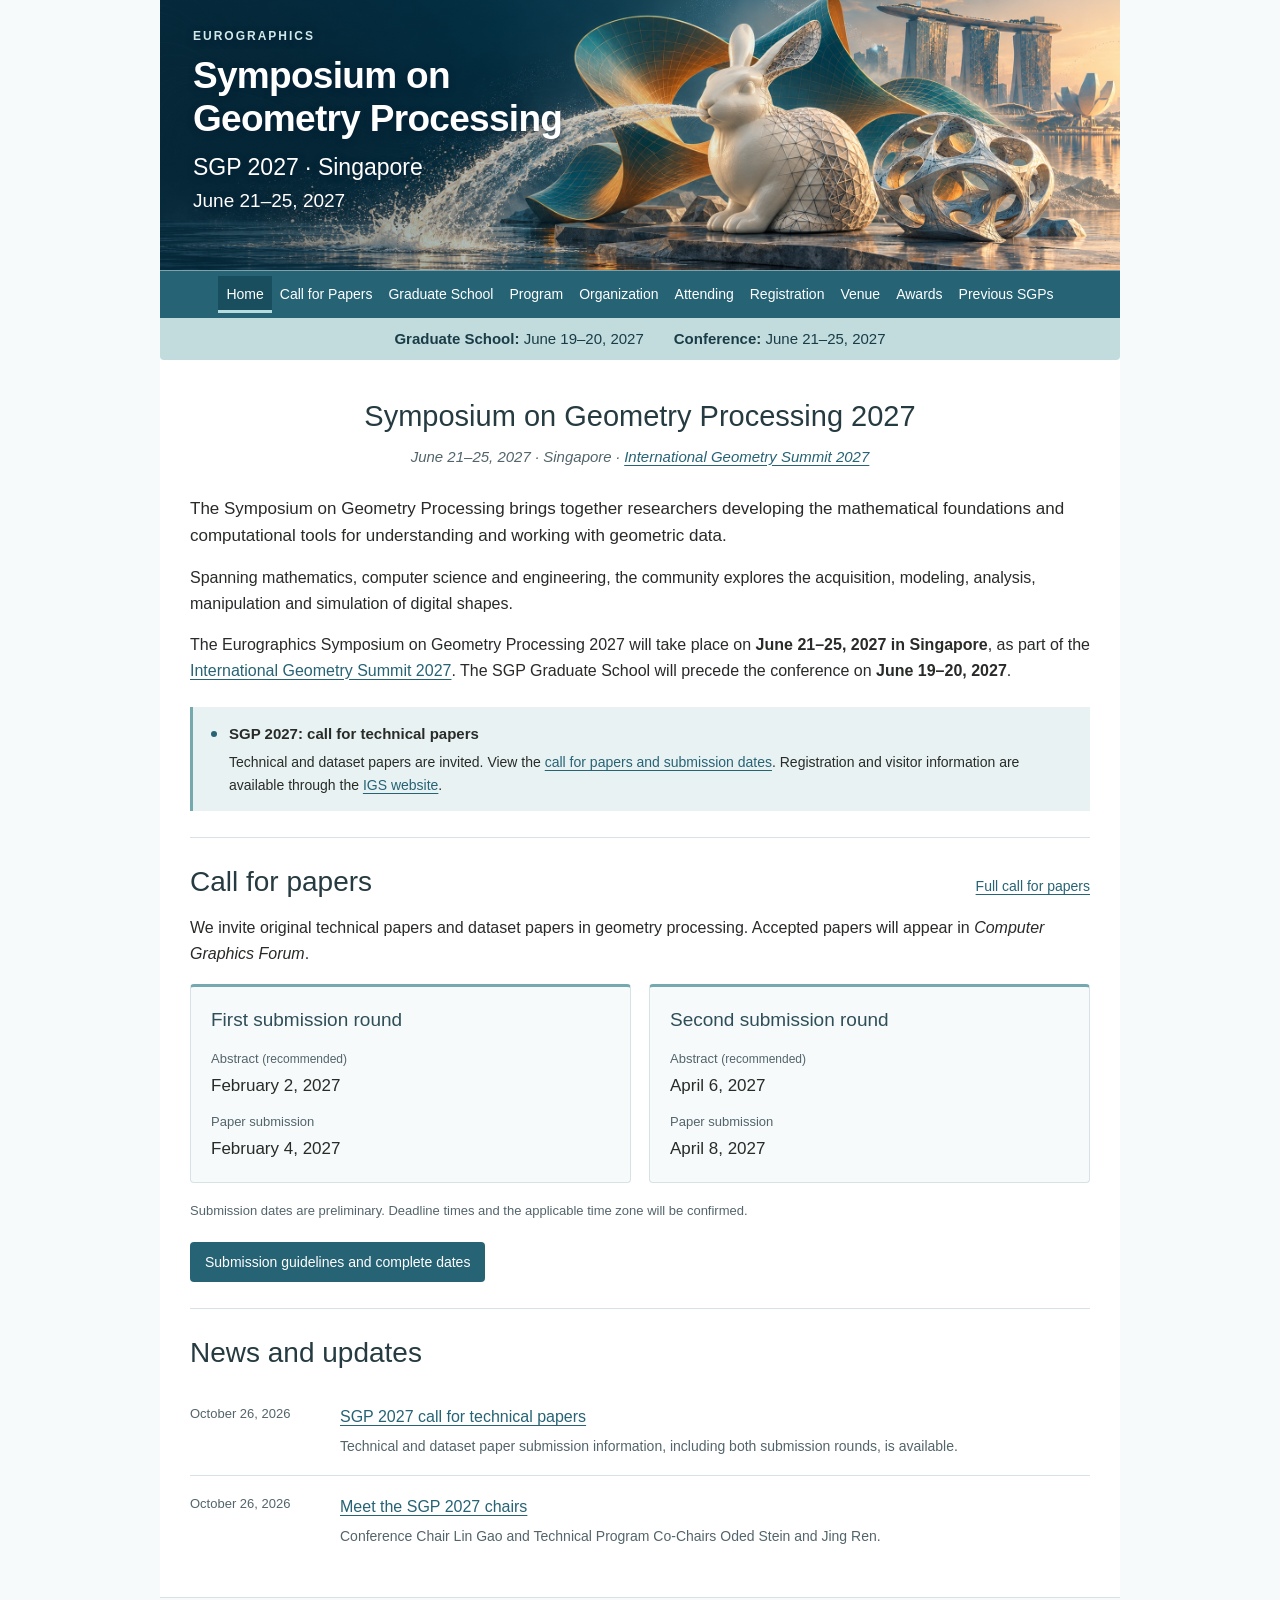
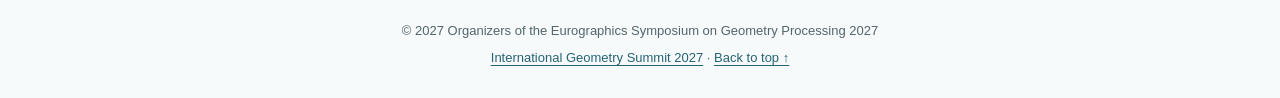
<file: index.html>
<!doctype html><html lang="en"><head><meta charset="utf-8"><meta name="viewport" content="width=device-width, initial-scale=1"><meta name="color-scheme" content="light"><meta name="description" content="SGP 2027 in Singapore, June 21–25, 2027. Graduate School June 19–20. Home."><title>Home · SGP 2027</title><link rel="stylesheet" href="styles.css"></head><body><a class="skip" href="#main">Skip to content</a><div class="conference-shell page-width" id="home"><header><div class="hero">
      <img class="hero-image" src="sgp2027-bunny-fountain-v4.png" alt="Geometry processing artwork with a triangulated bunny, curved mesh surfaces and Singapore landmarks.">
      <div class="hero-shade"></div>
      <div class="hero-content">
        <p class="hero-kicker">EUROGRAPHICS</p>
        <h1>Symposium on<br>Geometry Processing</h1>
        <p class="hero-year">SGP 2027 · Singapore</p>
        <p class="hero-date"><time datetime="2027-06-21">June 21</time>–<time datetime="2027-06-25">25, 2027</time></p>
      </div>
    </div><nav class="primary-nav" aria-label="Main navigation"><a href="index.html" aria-current="page">Home</a><a href="call-for-papers.html">Call for Papers</a><a href="graduate-school.html">Graduate School</a><a href="program.html">Program</a><a href="organization.html">Organization</a><a href="attending.html">Attending</a><a href="https://igs2027singapore.github.io/">Registration</a><a href="https://igs2027singapore.github.io/">Venue</a><a href="awards.html">Awards</a><a href="past.html">Previous SGPs</a></nav><div class="event-strip"><span><strong>Graduate School:</strong> <time datetime="2027-06-19">June 19</time>–<time datetime="2027-06-20">20, 2027</time></span><span><strong>Conference:</strong> June 21–25, 2027</span></div></header><div class="content-layout"><main id="main"><section id="about" class="welcome">
          <h2>Symposium on Geometry Processing 2027</h2>
          <p class="venue-line">June 21–25, 2027 · Singapore · <a href="https://igs2027singapore.github.io/">International Geometry Summit 2027</a></p>
          <p class="lead">The Symposium on Geometry Processing brings together researchers developing the mathematical foundations and computational tools for understanding and working with geometric data.</p>
          <p>Spanning mathematics, computer science and engineering, the community explores the acquisition, modeling, analysis, manipulation and simulation of digital shapes.</p>
          <p>The Eurographics Symposium on Geometry Processing 2027 will take place on <strong>June 21–25, 2027 in Singapore</strong>, as part of the <a href="https://igs2027singapore.github.io/">International Geometry Summit 2027</a>. The SGP Graduate School will precede the conference on <strong>June 19–20, 2027</strong>.</p>
          <div class="announcement"><span class="announcement-dot" aria-hidden="true"></span><div><strong>SGP 2027: call for technical papers</strong><p>Technical and dataset papers are invited. View the <a href="call-for-papers.html#submit">call for papers and submission dates</a>. Registration and visitor information are available through the <a href="https://igs2027singapore.github.io/">IGS website</a>.</p></div></div>
        </section><section id="call-overview"><div class="section-heading"><h2>Call for papers</h2><a class="section-more" href="call-for-papers.html">Full call for papers</a></div><p>We invite original technical papers and dataset papers in geometry processing. Accepted papers will appear in <em>Computer Graphics Forum</em>.</p><div class="round-grid"><article class="round-card"><h3>First submission round</h3><dl><div><dt>Abstract <small>(recommended)</small></dt><dd><time datetime="2027-02-02">February 2, 2027</time></dd></div><div><dt>Paper submission</dt><dd><time datetime="2027-02-04">February 4, 2027</time></dd></div></dl></article><article class="round-card"><h3>Second submission round</h3><dl><div><dt>Abstract <small>(recommended)</small></dt><dd><time datetime="2027-04-06">April 6, 2027</time></dd></div><div><dt>Paper submission</dt><dd><time datetime="2027-04-08">April 8, 2027</time></dd></div></dl></article></div><p class="footnote">Submission dates are preliminary. Deadline times and the applicable time zone will be confirmed.</p><a class="action-link" href="call-for-papers.html#submit">Submission guidelines and complete dates</a></section><section id="news"><div class="section-heading"><h2>News and updates</h2></div><ul class="news-list"><li><time datetime="2026-10-26">October 26, 2026</time><div><a href="call-for-papers.html"><strong>SGP 2027 call for technical papers</strong></a><p>Technical and dataset paper submission information, including both submission rounds, is available.</p></div></li><li><time datetime="2026-10-26">October 26, 2026</time><div><a href="organization.html"><strong>Meet the SGP 2027 chairs</strong></a><p>Conference Chair Lin Gao and Technical Program Co-Chairs Oded Stein and Jing Ren.</p></div></li></ul></section></main></div><footer><p>© 2027 Organizers of the Eurographics Symposium on Geometry Processing 2027</p><p><a href="https://igs2027singapore.github.io/">International Geometry Summit 2027</a> · <a href="#home">Back to top ↑</a></p></footer></div></body></html>
</file>
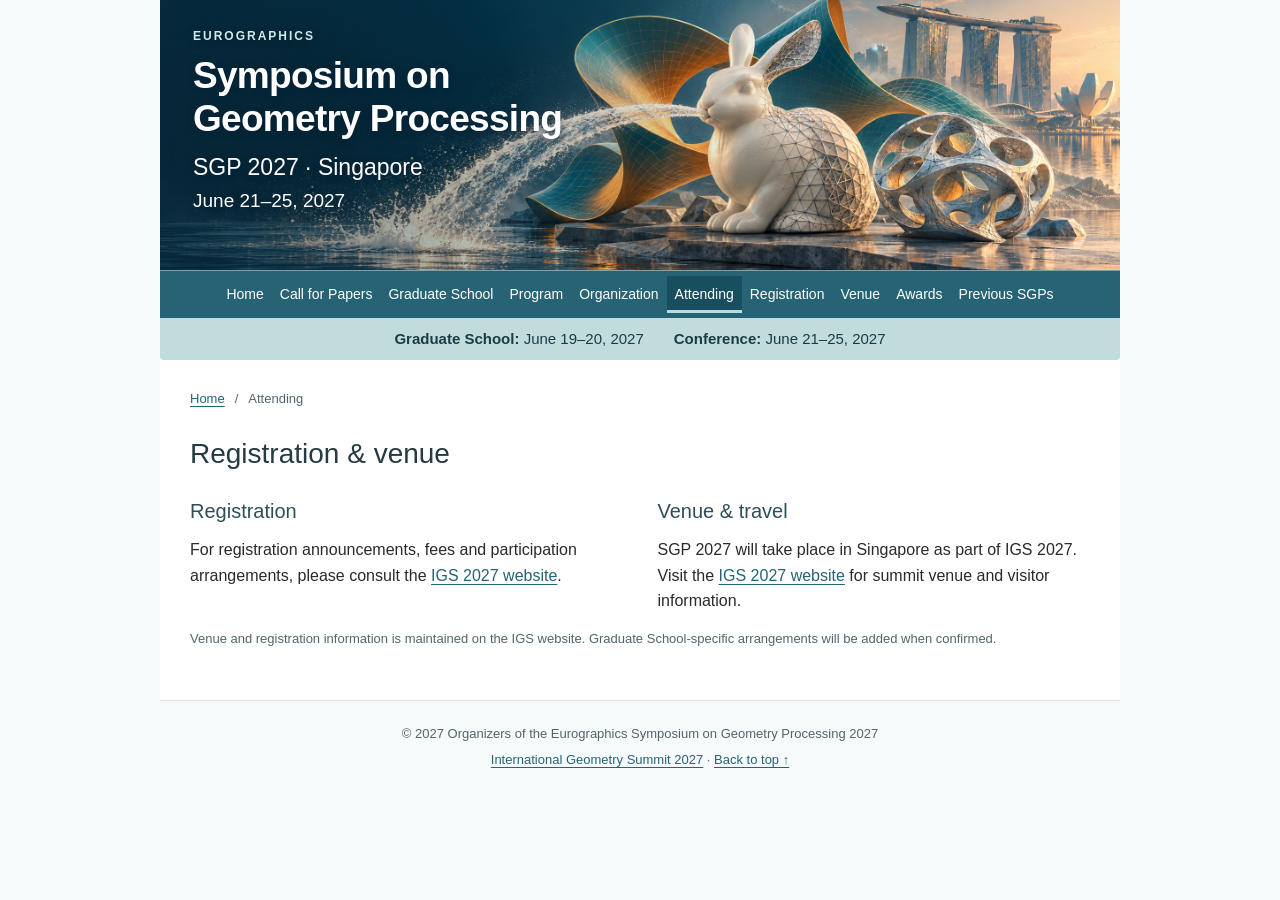
<file: attending.html>
<!doctype html><html lang="en"><head><meta charset="utf-8"><meta name="viewport" content="width=device-width, initial-scale=1"><meta name="color-scheme" content="light"><meta name="description" content="SGP 2027 in Singapore, June 21–25, 2027. Graduate School June 19–20. Attending."><title>Attending · SGP 2027</title><link rel="stylesheet" href="styles.css"></head><body><a class="skip" href="#main">Skip to content</a><div class="conference-shell page-width" id="home"><header><div class="hero">
      <img class="hero-image" src="sgp2027-bunny-fountain-v4.png" alt="Geometry processing artwork with a triangulated bunny, curved mesh surfaces and Singapore landmarks.">
      <div class="hero-shade"></div>
      <div class="hero-content">
        <p class="hero-kicker">EUROGRAPHICS</p>
        <h1>Symposium on<br>Geometry Processing</h1>
        <p class="hero-year">SGP 2027 · Singapore</p>
        <p class="hero-date"><time datetime="2027-06-21">June 21</time>–<time datetime="2027-06-25">25, 2027</time></p>
      </div>
    </div><nav class="primary-nav" aria-label="Main navigation"><a href="index.html">Home</a><a href="call-for-papers.html">Call for Papers</a><a href="graduate-school.html">Graduate School</a><a href="program.html">Program</a><a href="organization.html">Organization</a><a href="attending.html" aria-current="page">Attending</a><a href="https://igs2027singapore.github.io/">Registration</a><a href="https://igs2027singapore.github.io/">Venue</a><a href="awards.html">Awards</a><a href="past.html">Previous SGPs</a></nav><div class="event-strip"><span><strong>Graduate School:</strong> <time datetime="2027-06-19">June 19</time>–<time datetime="2027-06-20">20, 2027</time></span><span><strong>Conference:</strong> June 21–25, 2027</span></div></header><div class="content-layout"><div class="breadcrumb" aria-label="Breadcrumb"><a href="index.html">Home</a><span aria-hidden="true">/</span><span>Attending</span></div><main id="main"><section id="attend">
          <div class="section-heading"><h2>Registration &amp; venue</h2></div>
          <div class="two-columns"><div><h3>Registration</h3><p>For registration announcements, fees and participation arrangements, please consult the <a href="https://igs2027singapore.github.io/">IGS 2027 website</a>.</p></div><div><h3>Venue &amp; travel</h3><p>SGP 2027 will take place in Singapore as part of IGS 2027. Visit the <a href="https://igs2027singapore.github.io/">IGS 2027 website</a> for summit venue and visitor information.</p></div></div>
          <p class="footnote">Venue and registration information is maintained on the IGS website. Graduate School-specific arrangements will be added when confirmed.</p>
        </section></main></div><footer><p>© 2027 Organizers of the Eurographics Symposium on Geometry Processing 2027</p><p><a href="https://igs2027singapore.github.io/">International Geometry Summit 2027</a> · <a href="#home">Back to top ↑</a></p></footer></div></body></html>
</file>
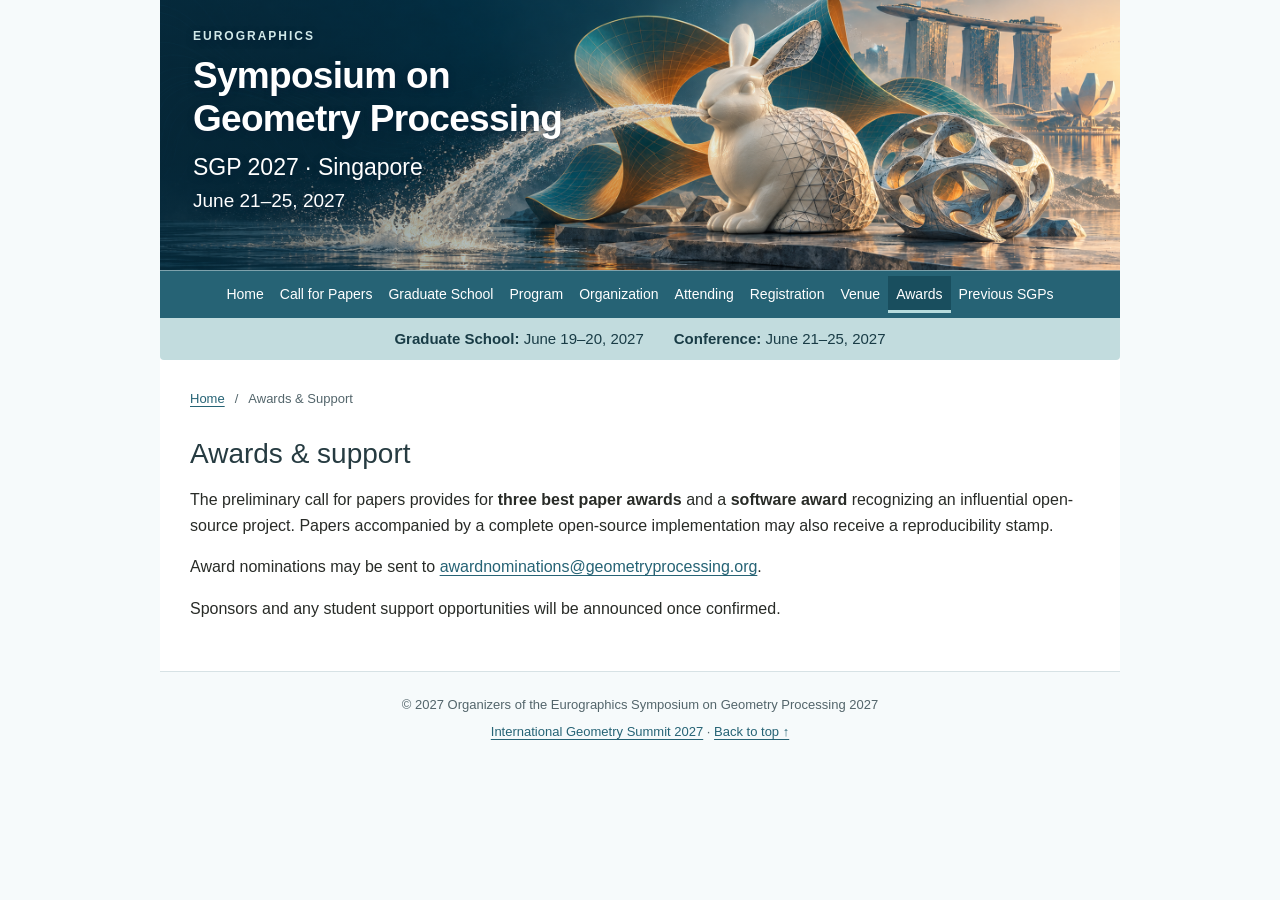
<file: awards.html>
<!doctype html><html lang="en"><head><meta charset="utf-8"><meta name="viewport" content="width=device-width, initial-scale=1"><meta name="color-scheme" content="light"><meta name="description" content="SGP 2027 in Singapore, June 21–25, 2027. Graduate School June 19–20. Awards &amp; Support."><title>Awards &amp; Support · SGP 2027</title><link rel="stylesheet" href="styles.css"></head><body><a class="skip" href="#main">Skip to content</a><div class="conference-shell page-width" id="home"><header><div class="hero">
      <img class="hero-image" src="sgp2027-bunny-fountain-v4.png" alt="Geometry processing artwork with a triangulated bunny, curved mesh surfaces and Singapore landmarks.">
      <div class="hero-shade"></div>
      <div class="hero-content">
        <p class="hero-kicker">EUROGRAPHICS</p>
        <h1>Symposium on<br>Geometry Processing</h1>
        <p class="hero-year">SGP 2027 · Singapore</p>
        <p class="hero-date"><time datetime="2027-06-21">June 21</time>–<time datetime="2027-06-25">25, 2027</time></p>
      </div>
    </div><nav class="primary-nav" aria-label="Main navigation"><a href="index.html">Home</a><a href="call-for-papers.html">Call for Papers</a><a href="graduate-school.html">Graduate School</a><a href="program.html">Program</a><a href="organization.html">Organization</a><a href="attending.html">Attending</a><a href="https://igs2027singapore.github.io/">Registration</a><a href="https://igs2027singapore.github.io/">Venue</a><a href="awards.html" aria-current="page">Awards</a><a href="past.html">Previous SGPs</a></nav><div class="event-strip"><span><strong>Graduate School:</strong> <time datetime="2027-06-19">June 19</time>–<time datetime="2027-06-20">20, 2027</time></span><span><strong>Conference:</strong> June 21–25, 2027</span></div></header><div class="content-layout"><div class="breadcrumb" aria-label="Breadcrumb"><a href="index.html">Home</a><span aria-hidden="true">/</span><span>Awards &amp; Support</span></div><main id="main"><section id="support">
          <div class="section-heading"><h2>Awards &amp; support</h2></div>
          <p>The preliminary call for papers provides for <strong>three best paper awards</strong> and a <strong>software award</strong> recognizing an influential open-source project. Papers accompanied by a complete open-source implementation may also receive a reproducibility stamp.</p>
          <p>Award nominations may be sent to <a href="mailto:awardnominations@geometryprocessing.org">awardnominations@geometryprocessing.org</a>.</p>
          <p>Sponsors and any student support opportunities will be announced once confirmed.</p>
        </section></main></div><footer><p>© 2027 Organizers of the Eurographics Symposium on Geometry Processing 2027</p><p><a href="https://igs2027singapore.github.io/">International Geometry Summit 2027</a> · <a href="#home">Back to top ↑</a></p></footer></div></body></html>
</file>
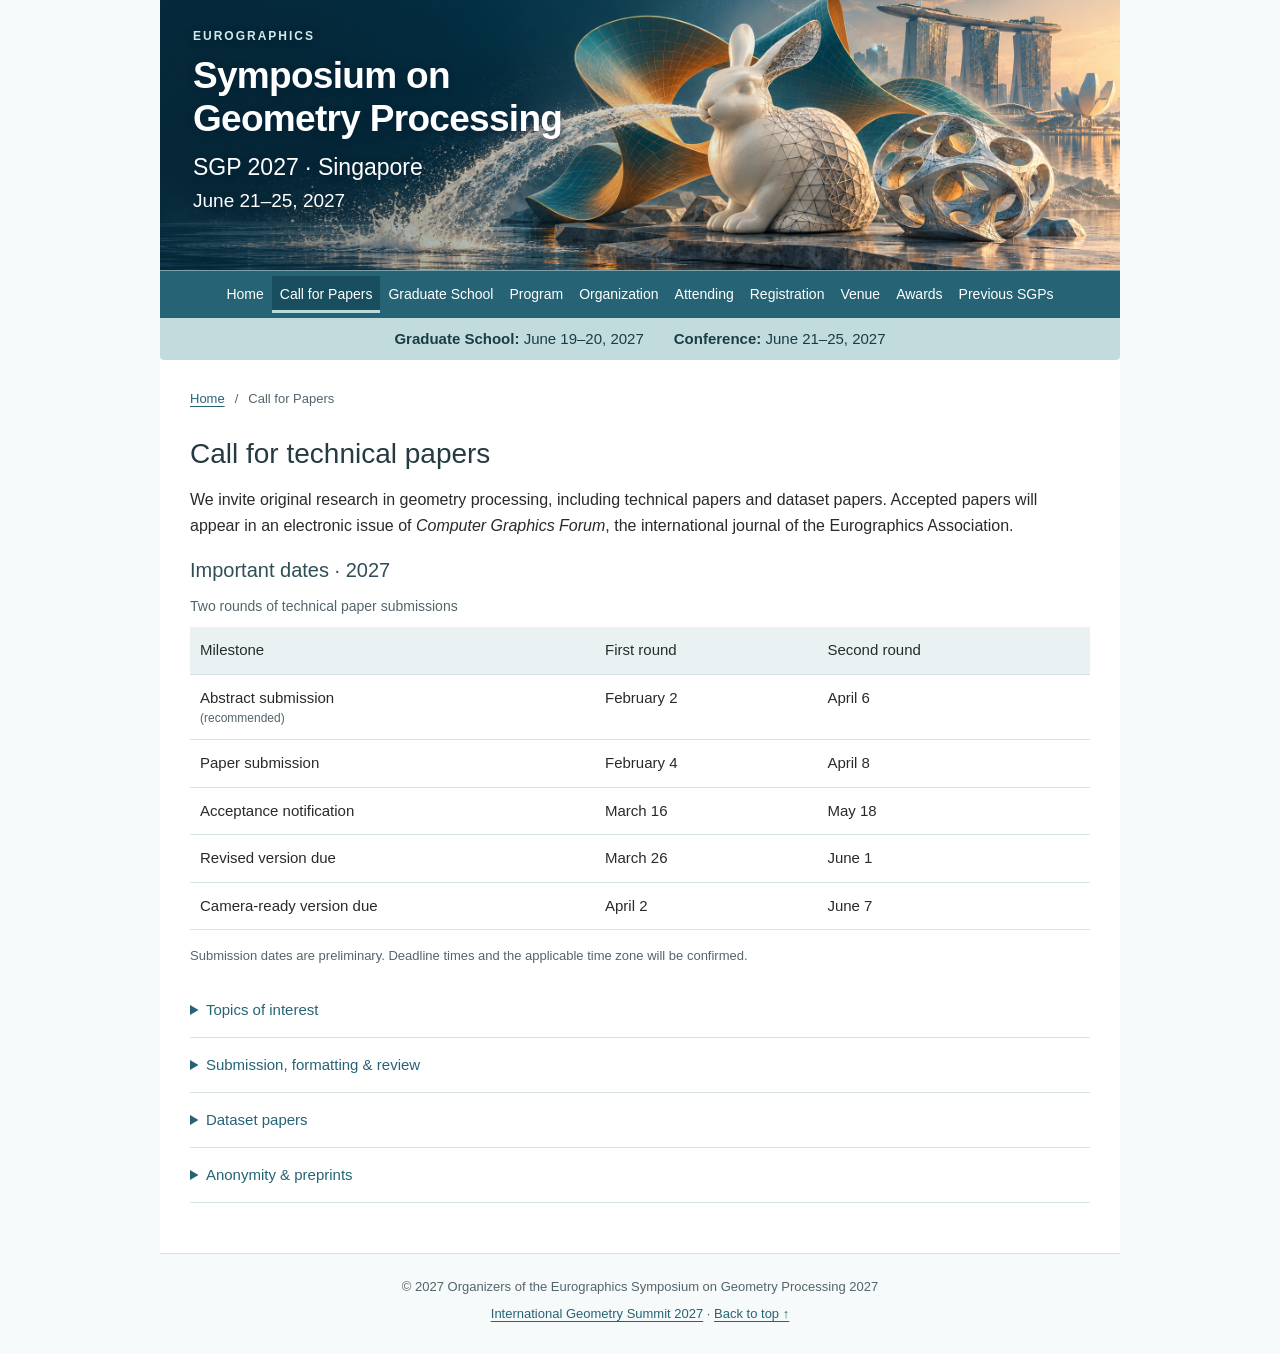
<file: call-for-papers.html>
<!doctype html><html lang="en"><head><meta charset="utf-8"><meta name="viewport" content="width=device-width, initial-scale=1"><meta name="color-scheme" content="light"><meta name="description" content="SGP 2027 in Singapore, June 21–25, 2027. Graduate School June 19–20. Call for Papers."><title>Call for Papers · SGP 2027</title><link rel="stylesheet" href="styles.css"></head><body><a class="skip" href="#main">Skip to content</a><div class="conference-shell page-width" id="home"><header><div class="hero">
      <img class="hero-image" src="sgp2027-bunny-fountain-v4.png" alt="Geometry processing artwork with a triangulated bunny, curved mesh surfaces and Singapore landmarks.">
      <div class="hero-shade"></div>
      <div class="hero-content">
        <p class="hero-kicker">EUROGRAPHICS</p>
        <h1>Symposium on<br>Geometry Processing</h1>
        <p class="hero-year">SGP 2027 · Singapore</p>
        <p class="hero-date"><time datetime="2027-06-21">June 21</time>–<time datetime="2027-06-25">25, 2027</time></p>
      </div>
    </div><nav class="primary-nav" aria-label="Main navigation"><a href="index.html">Home</a><a href="call-for-papers.html" aria-current="page">Call for Papers</a><a href="graduate-school.html">Graduate School</a><a href="program.html">Program</a><a href="organization.html">Organization</a><a href="attending.html">Attending</a><a href="https://igs2027singapore.github.io/">Registration</a><a href="https://igs2027singapore.github.io/">Venue</a><a href="awards.html">Awards</a><a href="past.html">Previous SGPs</a></nav><div class="event-strip"><span><strong>Graduate School:</strong> <time datetime="2027-06-19">June 19</time>–<time datetime="2027-06-20">20, 2027</time></span><span><strong>Conference:</strong> June 21–25, 2027</span></div></header><div class="content-layout"><div class="breadcrumb" aria-label="Breadcrumb"><a href="index.html">Home</a><span aria-hidden="true">/</span><span>Call for Papers</span></div><main id="main"><section id="submit">
          <div class="section-heading"><h2>Call for technical papers</h2></div>
          <p>We invite original research in geometry processing, including technical papers and dataset papers. Accepted papers will appear in an electronic issue of <em>Computer Graphics Forum</em>, the international journal of the Eurographics Association.</p>
          <h3>Important dates · 2027</h3>
          <table class="deadline-table">
            <caption>Two rounds of technical paper submissions</caption>
            <thead><tr><th scope="col">Milestone</th><th scope="col">First round</th><th scope="col">Second round</th></tr></thead>
            <tbody>
              <tr><th scope="row">Abstract submission <small>(recommended)</small></th><td><time datetime="2027-02-02">February 2</time></td><td><time datetime="2027-04-06">April 6</time></td></tr>
              <tr><th scope="row">Paper submission</th><td><time datetime="2027-02-04">February 4</time></td><td><time datetime="2027-04-08">April 8</time></td></tr>
              <tr><th scope="row">Acceptance notification</th><td><time datetime="2027-03-16">March 16</time></td><td><time datetime="2027-05-18">May 18</time></td></tr>
              <tr><th scope="row">Revised version due</th><td><time datetime="2027-03-26">March 26</time></td><td><time datetime="2027-06-01">June 1</time></td></tr>
              <tr><th scope="row">Camera-ready version due</th><td><time datetime="2027-04-02">April 2</time></td><td><time datetime="2027-06-07">June 7</time></td></tr>
            </tbody>
          </table>
          <p class="footnote">Submission dates are preliminary. Deadline times and the applicable time zone will be confirmed.</p>
          <details class="cfp-details">
            <summary>Topics of interest</summary>
            <p>Submissions may address, but are not limited to, the following topics:</p>
            <ul class="topic-list">
              <li>Acquisition and reconstruction</li><li>Analysis and fabrication for 3D printing</li><li>Architectural geometry</li><li>Computational geometry</li><li>Differentiable rendering</li><li>Discrete differential geometry</li><li>Geometry and topology data structures and representations</li><li>Exploration of shape collections</li><li>Geometry compression</li><li>Geometric deep learning</li><li>Geometric representations for machine learning</li><li>Geometry processing applications</li><li>Interactive techniques</li><li>Meshing and remeshing</li><li>Multiresolution modeling</li><li>Multimodal shape processing</li><li>Neural shape representations</li><li>Point cloud acquisition and processing</li><li>Processing of massive geometric datasets</li><li>Shape analysis and synthesis</li><li>Simulation and animation</li><li>Smoothing, filtering, and denoising</li><li>Surface and volume parameterization and deformation</li>
            </ul>
          </details>
          <details class="cfp-details">
            <summary>Submission, formatting &amp; review</summary>
            <p>Submit articles as PDF files through the <a href="https://srmv2.eg.org/">Submission and Review Management system (SRMv2)</a>, using the SGP template available there. Round-specific SGP 2027 submission links will be added when available.</p>
            <p>There is no strict maximum paper length. SGP and <em>Computer Graphics Forum</em> recommend up to <strong>10 pages, including images but excluding references</strong>. Papers should be no longer than their content justifies; additional material may be provided in supplementary documents.</p>
            <p>A corresponding abstract is required for each paper. Meeting the earlier abstract deadline is strongly recommended to support reviewer assignment, but missing it does not prevent full paper submission.</p>
            <p>Review is <strong>dual-anonymous</strong>. Remove author names, affiliations and identifying information; refer to your own work in the third person. Reviewers must keep submitted materials confidential.</p>
            <p>Each submission undergoes a two-stage review process: conditional acceptance is followed by a revision, with final acceptance based on the revised article.</p>
          </details>
          <details class="cfp-details">
            <summary>Dataset papers</summary>
            <p>Dataset papers are welcome in the main technical papers program and will be published in the same <em>Computer Graphics Forum</em> issue. A submission should provide a thoughtfully written companion paper, rather than only raw data.</p>
            <ul class="criteria-list"><li><strong>Novelty:</strong> explain how the dataset differs from existing resources, including new data types, annotations, application domains, scale, resolution or robustness challenges.</li><li><strong>Impact:</strong> explain how it can advance geometry processing research or address shortcomings of existing datasets.</li><li><strong>Presentation:</strong> motivate the dataset, document its content and acquisition process, and demonstrate new opportunities or challenges.</li><li><strong>Accessibility:</strong> describe access methods, file formats, inspection tools, long-term hosting, licensing and intellectual property considerations.</li><li><strong>Privacy and ethics:</strong> address anonymity, personally identifying information, data acquisition and potential misuse.</li></ul>
          </details>
          <details class="cfp-details">
            <summary>Anonymity &amp; preprints</summary>
            <p>SGP permits preprints and research presentations. Before the final acceptance decision:</p>
            <ul class="criteria-list"><li>Do not discuss the submitted research with the media, including institutional public relations and media offices.</li><li>After submission, the work may be archived as a technical report, on arXiv or on a similar service, without mentioning SGP.</li><li>Do not post statements on social media or elsewhere that identify specific work as an SGP submission.</li><li>The work may be presented without stating that it has been submitted to SGP.</li><li>Written job and funding applications may identify submissions as under review at SGP. Presentations for those applications may discuss the research without mentioning SGP.</li></ul>
          </details>
        </section></main></div><footer><p>© 2027 Organizers of the Eurographics Symposium on Geometry Processing 2027</p><p><a href="https://igs2027singapore.github.io/">International Geometry Summit 2027</a> · <a href="#home">Back to top ↑</a></p></footer></div></body></html>
</file>
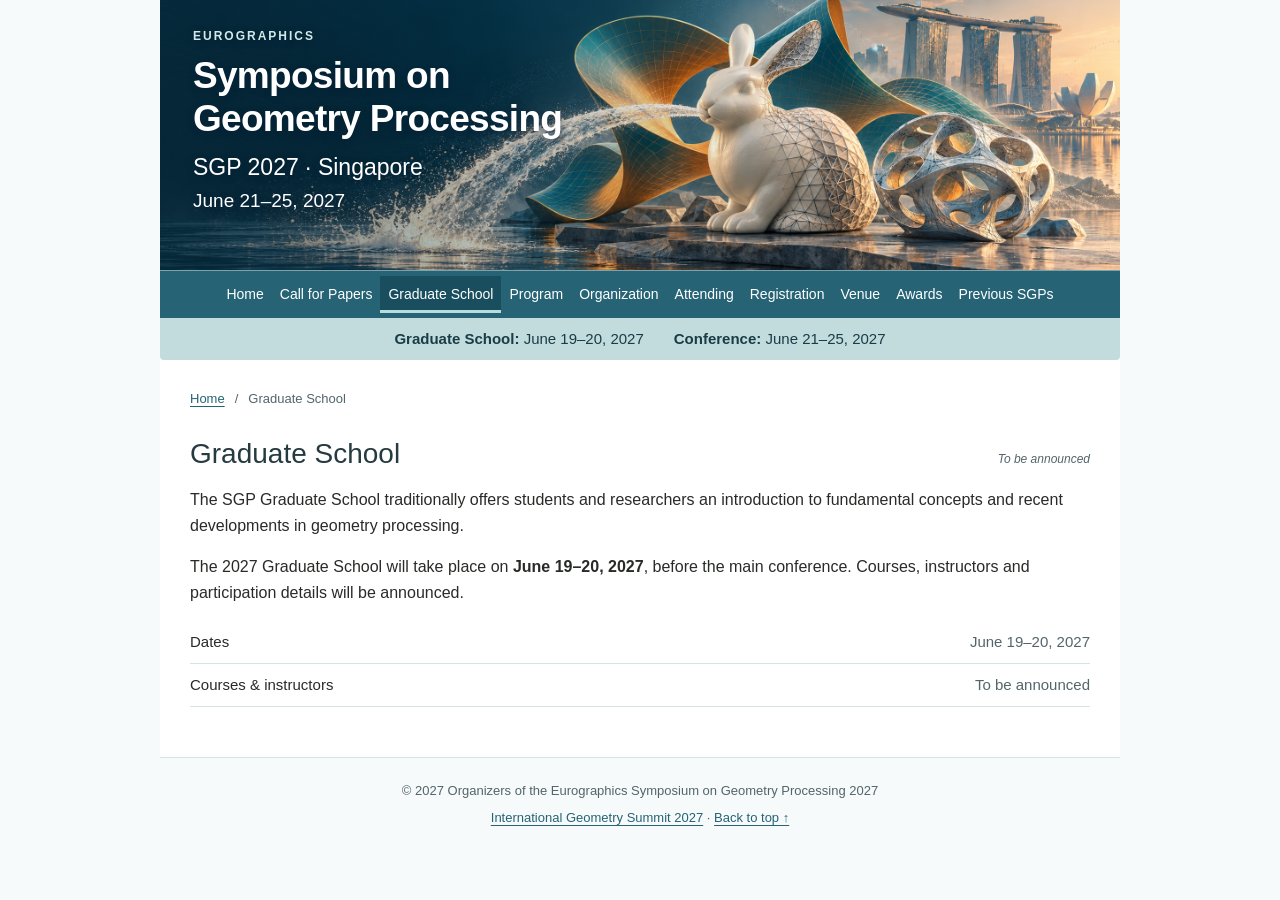
<file: graduate-school.html>
<!doctype html><html lang="en"><head><meta charset="utf-8"><meta name="viewport" content="width=device-width, initial-scale=1"><meta name="color-scheme" content="light"><meta name="description" content="SGP 2027 in Singapore, June 21–25, 2027. Graduate School June 19–20. Graduate School."><title>Graduate School · SGP 2027</title><link rel="stylesheet" href="styles.css"></head><body><a class="skip" href="#main">Skip to content</a><div class="conference-shell page-width" id="home"><header><div class="hero">
      <img class="hero-image" src="sgp2027-bunny-fountain-v4.png" alt="Geometry processing artwork with a triangulated bunny, curved mesh surfaces and Singapore landmarks.">
      <div class="hero-shade"></div>
      <div class="hero-content">
        <p class="hero-kicker">EUROGRAPHICS</p>
        <h1>Symposium on<br>Geometry Processing</h1>
        <p class="hero-year">SGP 2027 · Singapore</p>
        <p class="hero-date"><time datetime="2027-06-21">June 21</time>–<time datetime="2027-06-25">25, 2027</time></p>
      </div>
    </div><nav class="primary-nav" aria-label="Main navigation"><a href="index.html">Home</a><a href="call-for-papers.html">Call for Papers</a><a href="graduate-school.html" aria-current="page">Graduate School</a><a href="program.html">Program</a><a href="organization.html">Organization</a><a href="attending.html">Attending</a><a href="https://igs2027singapore.github.io/">Registration</a><a href="https://igs2027singapore.github.io/">Venue</a><a href="awards.html">Awards</a><a href="past.html">Previous SGPs</a></nav><div class="event-strip"><span><strong>Graduate School:</strong> <time datetime="2027-06-19">June 19</time>–<time datetime="2027-06-20">20, 2027</time></span><span><strong>Conference:</strong> June 21–25, 2027</span></div></header><div class="content-layout"><div class="breadcrumb" aria-label="Breadcrumb"><a href="index.html">Home</a><span aria-hidden="true">/</span><span>Graduate School</span></div><main id="main"><section id="school">
          <div class="section-heading"><h2>Graduate School</h2><span class="status">To be announced</span></div>
          <p>The SGP Graduate School traditionally offers students and researchers an introduction to fundamental concepts and recent developments in geometry processing.</p>
          <p>The 2027 Graduate School will take place on <strong>June 19–20, 2027</strong>, before the main conference. Courses, instructors and participation details will be announced.</p>
          <div class="info-row"><span>Dates</span><strong>June 19–20, 2027</strong></div><div class="info-row"><span>Courses &amp; instructors</span><strong>To be announced</strong></div>
        </section></main></div><footer><p>© 2027 Organizers of the Eurographics Symposium on Geometry Processing 2027</p><p><a href="https://igs2027singapore.github.io/">International Geometry Summit 2027</a> · <a href="#home">Back to top ↑</a></p></footer></div></body></html>
</file>
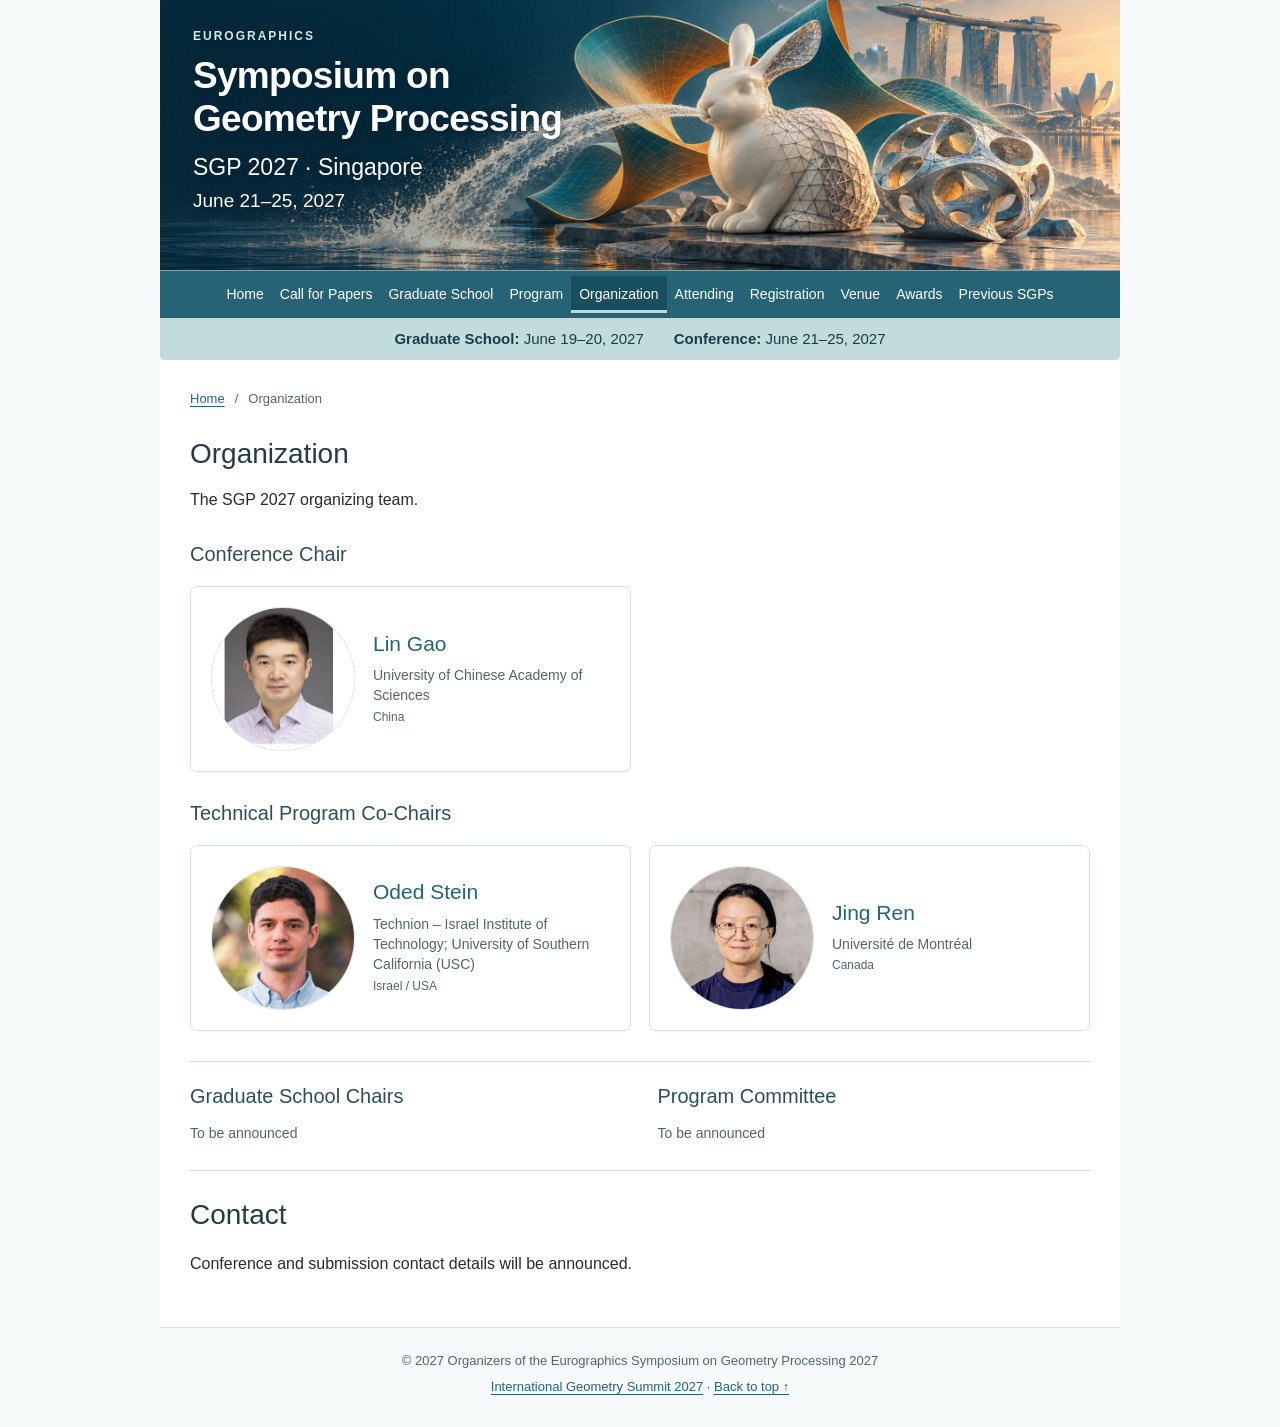
<file: organization.html>
<!doctype html><html lang="en"><head><meta charset="utf-8"><meta name="viewport" content="width=device-width, initial-scale=1"><meta name="color-scheme" content="light"><meta name="description" content="SGP 2027 in Singapore, June 21–25, 2027. Graduate School June 19–20. Organization."><title>Organization · SGP 2027</title><link rel="stylesheet" href="styles.css"></head><body><a class="skip" href="#main">Skip to content</a><div class="conference-shell page-width" id="home"><header><div class="hero">
      <img class="hero-image" src="sgp2027-bunny-fountain-v4.png" alt="Geometry processing artwork with a triangulated bunny, curved mesh surfaces and Singapore landmarks.">
      <div class="hero-shade"></div>
      <div class="hero-content">
        <p class="hero-kicker">EUROGRAPHICS</p>
        <h1>Symposium on<br>Geometry Processing</h1>
        <p class="hero-year">SGP 2027 · Singapore</p>
        <p class="hero-date"><time datetime="2027-06-21">June 21</time>–<time datetime="2027-06-25">25, 2027</time></p>
      </div>
    </div><nav class="primary-nav" aria-label="Main navigation"><a href="index.html">Home</a><a href="call-for-papers.html">Call for Papers</a><a href="graduate-school.html">Graduate School</a><a href="program.html">Program</a><a href="organization.html" aria-current="page">Organization</a><a href="attending.html">Attending</a><a href="https://igs2027singapore.github.io/">Registration</a><a href="https://igs2027singapore.github.io/">Venue</a><a href="awards.html">Awards</a><a href="past.html">Previous SGPs</a></nav><div class="event-strip"><span><strong>Graduate School:</strong> <time datetime="2027-06-19">June 19</time>–<time datetime="2027-06-20">20, 2027</time></span><span><strong>Conference:</strong> June 21–25, 2027</span></div></header><div class="content-layout"><div class="breadcrumb" aria-label="Breadcrumb"><a href="index.html">Home</a><span aria-hidden="true">/</span><span>Organization</span></div><main id="main"><section id="organization"><div class="section-heading"><h2>Organization</h2></div><p>The SGP 2027 organizing team.</p><h3 class="chair-group-title">Conference Chair</h3><div class="people-grid"><article class="person-card"><a class="person-photo" href="lin-gao.png" target="_blank" rel="noopener" aria-label="Open original portrait of Lin Gao" title="Open original photo"><img src="lin-gao.png" alt="Portrait of Lin Gao" width="144" height="144" loading="lazy"></a><div class="person-info"><h3><a href="http://www.geometrylearning.com/lin/">Lin Gao</a></h3><p>University of Chinese Academy of Sciences</p><p class="person-country">China</p></div></article></div><h3 class="chair-group-title">Technical Program Co-Chairs</h3><div class="people-grid"><article class="person-card"><a class="person-photo" href="oded-stein.png" target="_blank" rel="noopener" aria-label="Open original portrait of Oded Stein" title="Open original photo"><img src="oded-stein.png" alt="Portrait of Oded Stein" width="144" height="144" loading="lazy"></a><div class="person-info"><h3><a href="https://odedstein.com/">Oded Stein</a></h3><p>Technion – Israel Institute of Technology; University of Southern California (USC)</p><p class="person-country">Israel / USA</p></div></article><article class="person-card"><a class="person-photo" href="jing-ren-2026-10-29.jpg" target="_blank" rel="noopener" aria-label="Open original portrait of Jing Ren" title="Open original photo"><svg viewBox="0 163 1754 1754" role="img" aria-label="Portrait of Jing Ren"><image href="jing-ren-2026-10-29.jpg" width="1754" height="2080"></image></svg></a><div class="person-info"><h3><a href="https://ren-jing.com/">Jing Ren</a></h3><p>Université de Montréal</p><p class="person-country">Canada</p></div></article></div><div class="committee pending-committee"><div><h3>Graduate School Chairs</h3><p>To be announced</p></div><div><h3>Program Committee</h3><p>To be announced</p></div></div></section><section id="contact"><h2>Contact</h2><p>Conference and submission contact details will be announced.</p></section></main></div><footer><p>© 2027 Organizers of the Eurographics Symposium on Geometry Processing 2027</p><p><a href="https://igs2027singapore.github.io/">International Geometry Summit 2027</a> · <a href="#home">Back to top ↑</a></p></footer></div></body></html>
</file>
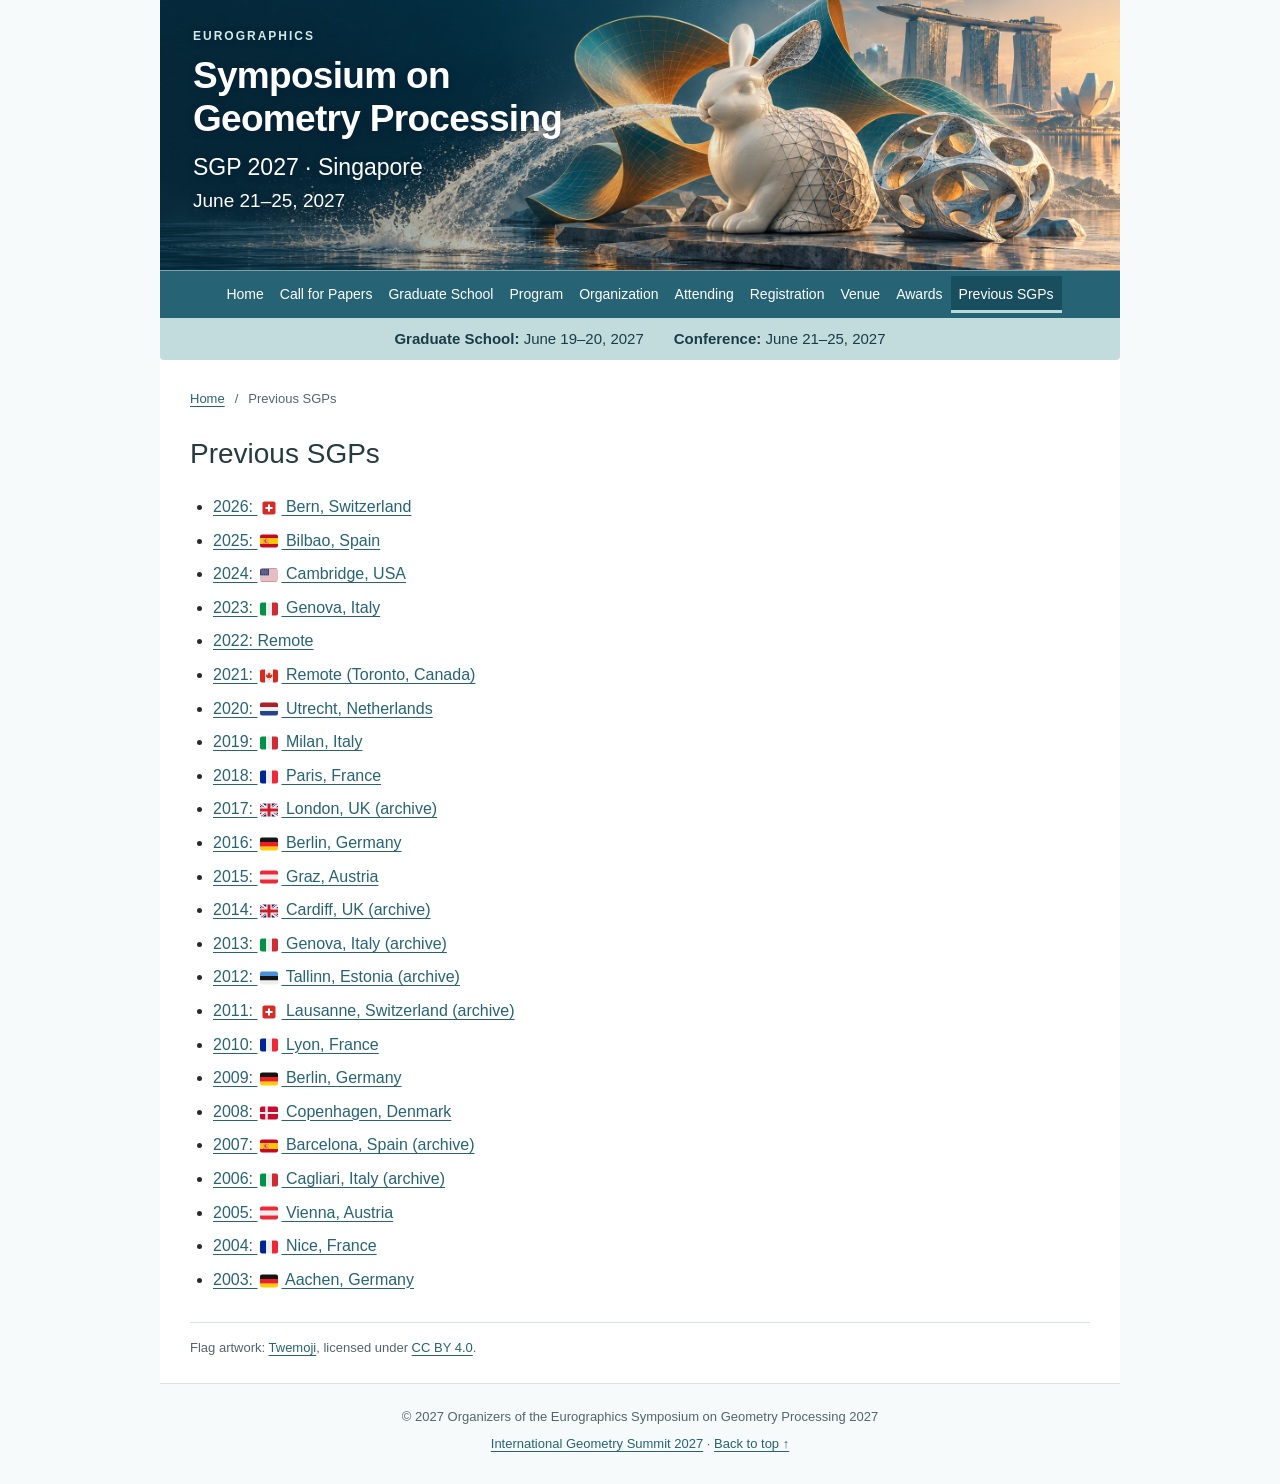
<file: past.html>
<!doctype html><html lang="en"><head><meta charset="utf-8"><meta name="viewport" content="width=device-width, initial-scale=1"><meta name="color-scheme" content="light"><meta name="description" content="SGP 2027 in Singapore, June 21–25, 2027. Graduate School June 19–20. Previous SGPs."><title>Previous SGPs · SGP 2027</title><link rel="stylesheet" href="styles.css"></head><body><a class="skip" href="#main">Skip to content</a><div class="conference-shell page-width" id="home"><header><div class="hero">
      <img class="hero-image" src="sgp2027-bunny-fountain-v4.png" alt="Geometry processing artwork with a triangulated bunny, curved mesh surfaces and Singapore landmarks.">
      <div class="hero-shade"></div>
      <div class="hero-content">
        <p class="hero-kicker">EUROGRAPHICS</p>
        <h1>Symposium on<br>Geometry Processing</h1>
        <p class="hero-year">SGP 2027 · Singapore</p>
        <p class="hero-date"><time datetime="2027-06-21">June 21</time>–<time datetime="2027-06-25">25, 2027</time></p>
      </div>
    </div><nav class="primary-nav" aria-label="Main navigation"><a href="index.html">Home</a><a href="call-for-papers.html">Call for Papers</a><a href="graduate-school.html">Graduate School</a><a href="program.html">Program</a><a href="organization.html">Organization</a><a href="attending.html">Attending</a><a href="https://igs2027singapore.github.io/">Registration</a><a href="https://igs2027singapore.github.io/">Venue</a><a href="awards.html">Awards</a><a href="past.html" aria-current="page">Previous SGPs</a></nav><div class="event-strip"><span><strong>Graduate School:</strong> <time datetime="2027-06-19">June 19</time>–<time datetime="2027-06-20">20, 2027</time></span><span><strong>Conference:</strong> June 21–25, 2027</span></div></header><div class="content-layout"><div class="breadcrumb" aria-label="Breadcrumb"><a href="index.html">Home</a><span aria-hidden="true">/</span><span>Previous SGPs</span></div><main id="main"><section id="past"><h2>Previous SGPs</h2><ul class="past-list">
<li><a href="https://sgp26.org/">2026: <span class="country-flag" aria-hidden="true" style="background-image:url([data-uri])">🇨🇭</span> Bern, Switzerland</a></li>
<li><a href="https://sgp2025.my.canva.site/">2025: <span class="country-flag" aria-hidden="true" style="background-image:url([data-uri])">🇪🇸</span> Bilbao, Spain</a></li>
<li><a href="https://sgp2024.github.io/">2024: <span class="country-flag" aria-hidden="true" style="background-image:url([data-uri])">🇺🇸</span> Cambridge, USA</a></li>
<li><a href="https://sgp2023.github.io/">2023: <span class="country-flag" aria-hidden="true" style="background-image:url([data-uri])">🇮🇹</span> Genova, Italy</a></li>
<li><a href="https://sgp2022.github.io/">2022: Remote</a></li>
<li><a href="https://sgp2021.github.io/">2021: <span class="country-flag" aria-hidden="true" style="background-image:url([data-uri])">🇨🇦</span> Remote (Toronto, Canada)</a></li>
<li><a href="https://sgp2020.sites.uu.nl/">2020: <span class="country-flag" aria-hidden="true" style="background-image:url([data-uri])">🇳🇱</span> Utrecht, Netherlands</a></li>
<li><a href="https://sgp2019.di.unimi.it/index.html">2019: <span class="country-flag" aria-hidden="true" style="background-image:url([data-uri])">🇮🇹</span> Milan, Italy</a></li>
<li><a href="https://sgp2018.sciencesconf.org/">2018: <span class="country-flag" aria-hidden="true" style="background-image:url([data-uri])">🇫🇷</span> Paris, France</a></li>
<li><a href="https://web.archive.org/web/20210413233643/http://geometry.cs.ucl.ac.uk/SGP2017/">2017: <span class="country-flag" aria-hidden="true" style="background-image:url([data-uri])">🇬🇧</span> London, UK (archive)</a></li>
<li><a href="http://igs2016.mi.fu-berlin.de/sgp2016/">2016: <span class="country-flag" aria-hidden="true" style="background-image:url([data-uri])">🇩🇪</span> Berlin, Germany</a></li>
<li><a href="http://www.geometrie.tugraz.at/sgp2015/">2015: <span class="country-flag" aria-hidden="true" style="background-image:url([data-uri])">🇦🇹</span> Graz, Austria</a></li>
<li><a href="https://web.archive.org/web/20190503050739/https://www.cs.cf.ac.uk/sgp2014/">2014: <span class="country-flag" aria-hidden="true" style="background-image:url([data-uri])">🇬🇧</span> Cardiff, UK (archive)</a></li>
<li><a href="https://web.archive.org/web/20200629093239/http://sgp.ge.imati.cnr.it/">2013: <span class="country-flag" aria-hidden="true" style="background-image:url([data-uri])">🇮🇹</span> Genova, Italy (archive)</a></li>
<li><a href="https://web.archive.org/web/20130825052158/http://www.ioc.ee/sgp12/index.php">2012: <span class="country-flag" aria-hidden="true" style="background-image:url([data-uri])">🇪🇪</span> Tallinn, Estonia (archive)</a></li>
<li><a href="https://web.archive.org/web/20200215045509/https://sgp2011-lgg.epfl.ch/Home.html">2011: <span class="country-flag" aria-hidden="true" style="background-image:url([data-uri])">🇨🇭</span> Lausanne, Switzerland (archive)</a></li>
<li><a href="https://sgp2010.liris.cnrs.fr/">2010: <span class="country-flag" aria-hidden="true" style="background-image:url([data-uri])">🇫🇷</span> Lyon, France</a></li>
<li><a href="http://sgp09.mi.fu-berlin.de/index.html">2009: <span class="country-flag" aria-hidden="true" style="background-image:url([data-uri])">🇩🇪</span> Berlin, Germany</a></li>
<li><a href="http://www2.imm.dtu.dk/SGP08/">2008: <span class="country-flag" aria-hidden="true" style="background-image:url([data-uri])">🇩🇰</span> Copenhagen, Denmark</a></li>
<li><a href="https://web.archive.org/web/20120323021514/http://www.lsi.upc.edu/~alvar/SGP07/">2007: <span class="country-flag" aria-hidden="true" style="background-image:url([data-uri])">🇪🇸</span> Barcelona, Spain (archive)</a></li>
<li><a href="https://web.archive.org/web/20161007164420/http://sgp2006.sc.unica.it/">2006: <span class="country-flag" aria-hidden="true" style="background-image:url([data-uri])">🇮🇹</span> Cagliari, Italy (archive)</a></li>
<li><a href="http://www.cg.tuwien.ac.at/events/SGP05/index.html">2005: <span class="country-flag" aria-hidden="true" style="background-image:url([data-uri])">🇦🇹</span> Vienna, Austria</a></li>
<li><a href="http://www-sop.inria.fr/geometrica/events/sgp2004/index.html">2004: <span class="country-flag" aria-hidden="true" style="background-image:url([data-uri])">🇫🇷</span> Nice, France</a></li>
<li><a href="http://www-i8.informatik.rwth-aachen.de/SGP/index.html">2003: <span class="country-flag" aria-hidden="true" style="background-image:url([data-uri])">🇩🇪</span> Aachen, Germany</a></li>
</ul></section><p class="footnote">Flag artwork: <a href="https://github.com/twitter/twemoji">Twemoji</a>, licensed under <a href="https://creativecommons.org/licenses/by/4.0/">CC BY 4.0</a>.</p></main></div><footer><p>© 2027 Organizers of the Eurographics Symposium on Geometry Processing 2027</p><p><a href="https://igs2027singapore.github.io/">International Geometry Summit 2027</a> · <a href="#home">Back to top ↑</a></p></footer></div></body></html>
</file>
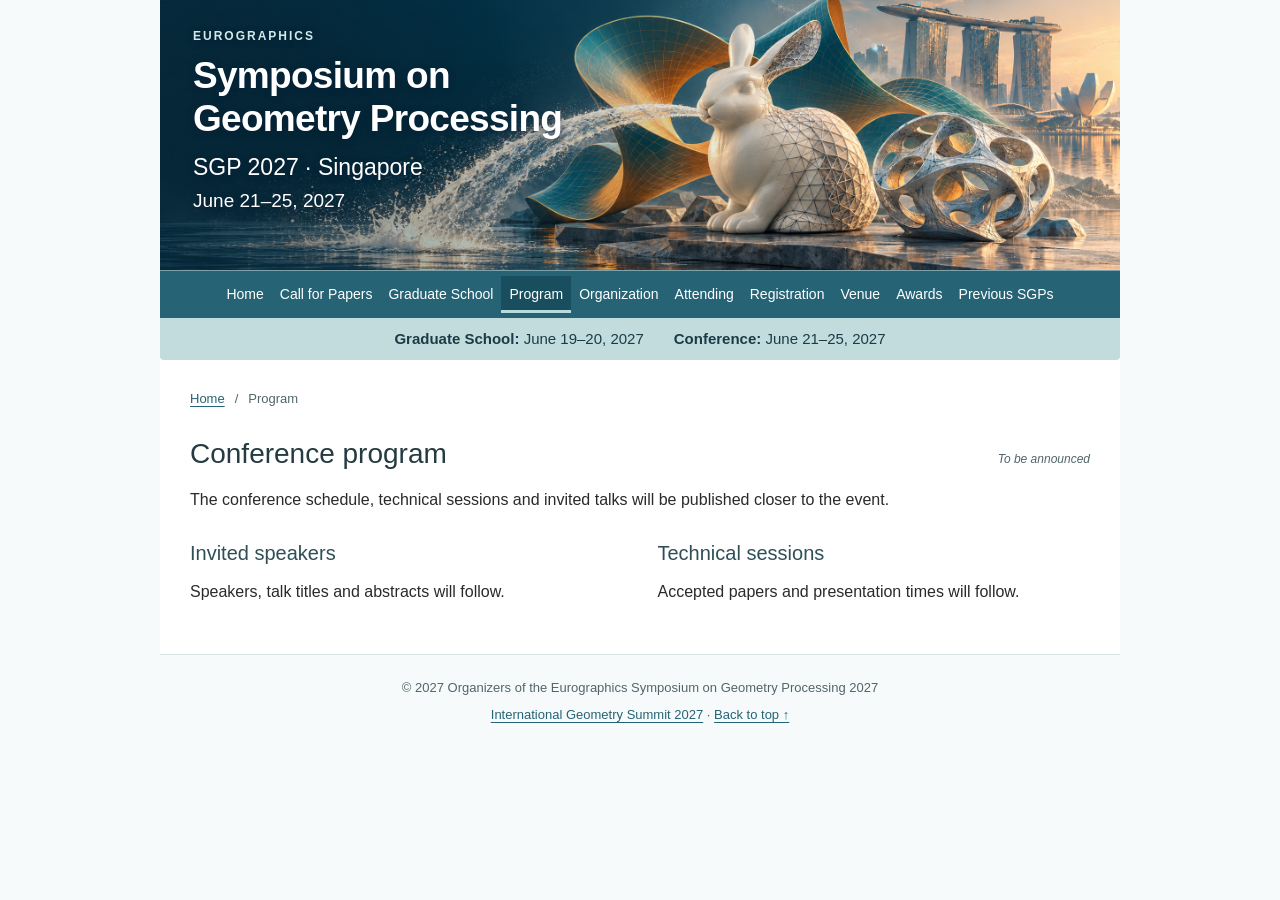
<file: program.html>
<!doctype html><html lang="en"><head><meta charset="utf-8"><meta name="viewport" content="width=device-width, initial-scale=1"><meta name="color-scheme" content="light"><meta name="description" content="SGP 2027 in Singapore, June 21–25, 2027. Graduate School June 19–20. Program."><title>Program · SGP 2027</title><link rel="stylesheet" href="styles.css"></head><body><a class="skip" href="#main">Skip to content</a><div class="conference-shell page-width" id="home"><header><div class="hero">
      <img class="hero-image" src="sgp2027-bunny-fountain-v4.png" alt="Geometry processing artwork with a triangulated bunny, curved mesh surfaces and Singapore landmarks.">
      <div class="hero-shade"></div>
      <div class="hero-content">
        <p class="hero-kicker">EUROGRAPHICS</p>
        <h1>Symposium on<br>Geometry Processing</h1>
        <p class="hero-year">SGP 2027 · Singapore</p>
        <p class="hero-date"><time datetime="2027-06-21">June 21</time>–<time datetime="2027-06-25">25, 2027</time></p>
      </div>
    </div><nav class="primary-nav" aria-label="Main navigation"><a href="index.html">Home</a><a href="call-for-papers.html">Call for Papers</a><a href="graduate-school.html">Graduate School</a><a href="program.html" aria-current="page">Program</a><a href="organization.html">Organization</a><a href="attending.html">Attending</a><a href="https://igs2027singapore.github.io/">Registration</a><a href="https://igs2027singapore.github.io/">Venue</a><a href="awards.html">Awards</a><a href="past.html">Previous SGPs</a></nav><div class="event-strip"><span><strong>Graduate School:</strong> <time datetime="2027-06-19">June 19</time>–<time datetime="2027-06-20">20, 2027</time></span><span><strong>Conference:</strong> June 21–25, 2027</span></div></header><div class="content-layout"><div class="breadcrumb" aria-label="Breadcrumb"><a href="index.html">Home</a><span aria-hidden="true">/</span><span>Program</span></div><main id="main"><section id="program">
          <div class="section-heading"><h2>Conference program</h2><span class="status">To be announced</span></div>
          <p>The conference schedule, technical sessions and invited talks will be published closer to the event.</p>
          <div class="two-columns"><div><h3>Invited speakers</h3><p>Speakers, talk titles and abstracts will follow.</p></div><div><h3>Technical sessions</h3><p>Accepted papers and presentation times will follow.</p></div></div>
        </section></main></div><footer><p>© 2027 Organizers of the Eurographics Symposium on Geometry Processing 2027</p><p><a href="https://igs2027singapore.github.io/">International Geometry Summit 2027</a> · <a href="#home">Back to top ↑</a></p></footer></div></body></html>
</file>
<file: styles.css>
:root{--background:#f6fafb;--paper:#fff;--ink:#282b27;--teal:#266375;--muted:#53656b;--line:#d7e2e5}
*{box-sizing:border-box}
html{scroll-behavior:smooth;scroll-padding-top:20px}
body{margin:0;background:var(--background);color:var(--ink);font:16px/1.6 "Segoe UI",Helvetica,sans-serif}
a{color:var(--teal);text-underline-offset:3px}
a:hover{color:#173e49}
a:focus-visible,summary:focus-visible{outline:3px solid #cf6b36;outline-offset:4px}
.skip{position:absolute;top:-100px;left:12px;background:white;padding:10px;z-index:10}.skip:focus{top:10px}
.page-width{width:min(960px,100%);margin-inline:auto}
.conference-shell{background:var(--paper)}
.hero{position:relative;isolation:isolate;width:100%;aspect-ratio:3.55;min-height:270px;overflow:hidden;background:#143c48;color:#fff}
.hero-image{position:absolute;inset:0;z-index:-3;display:block;width:100%;height:100%;object-fit:cover;object-position:center}
.hero-shade{position:absolute;inset:0;z-index:-2;background:linear-gradient(90deg,#092e4099,#092e4026 50%,transparent 68%)}
.hero-content{padding:27px 33px;text-shadow:0 2px 6px #071e36aa}
.hero-kicker{font-size:12px;font-weight:600;letter-spacing:2px;margin:0 0 9px;color:#d1e9e9}
h1{font-size:37px;font-weight:550;line-height:1.16;letter-spacing:-.7px;margin:0 0 12px}
.hero-year{font-size:23px;line-height:1.3;margin:0 0 5px;font-weight:500}
.hero-date{font-size:19px;line-height:1.4;margin:0}
.primary-nav{display:flex;justify-content:flex-start;flex-wrap:nowrap;overflow-x:auto;background:var(--teal);border-top:1px solid #ffffff66;padding:5px 8px;gap:0}
.primary-nav a{flex:0 0 auto;white-space:nowrap;font-size:14px;text-decoration:none;color:#fff;padding:9px 8px;line-height:1.35}
.primary-nav a:first-child{margin-left:auto}.primary-nav a:last-child{margin-right:auto}
.primary-nav a:hover,.primary-nav a:focus-visible{background:#194e5e;color:#fff}
.event-strip{display:flex;justify-content:center;flex-wrap:wrap;gap:3px 30px;text-align:center;background:#c2dcde;color:#193c46;padding:9px 12px;font-size:15px;border-radius:0 0 4px 4px}
.event-strip strong{font-weight:600}
.content-layout{padding:12px 30px 24px}
main{min-width:0}
main section{padding:26px 0;border-bottom:1px solid var(--line);scroll-margin-top:20px}
main section:last-child{border:0}
h2{font-size:28px;font-weight:500;line-height:1.25;color:#263b41;margin:0 0 19px}
h3{font-size:20px;font-weight:500;line-height:1.4;margin:18px 0 12px;color:#2f4e57}
p{margin:0 0 16px}p:last-child{margin-bottom:0}
.welcome h2{text-align:center;font-size:29px;margin-bottom:10px}
.venue-line{text-align:center;font-style:italic;color:var(--muted);font-size:15px;margin-bottom:26px}
.lead{font-size:17px}
.announcement{display:flex;gap:12px;align-items:flex-start;background:#e9f2f3;border-left:3px solid #76a9ad;padding:15px 18px;margin-top:24px}
.announcement-dot{background:var(--teal);width:6px;height:6px;border-radius:50%;flex-shrink:0;margin-top:9px}
.announcement strong{display:block;font-size:15px;font-weight:600;margin-bottom:5px}
.announcement p{font-size:14px;margin:0}
.section-heading{display:flex;align-items:baseline;justify-content:space-between;gap:15px;margin-bottom:16px}
.section-heading h2{margin:0}
.status{font-size:12px;color:var(--muted);white-space:nowrap;font-style:italic}
.two-columns,.committee{display:grid;grid-template-columns:1fr 1fr;gap:20px 35px}
.two-columns h3,.committee h3{margin-top:10px}
.confirmed-chairs{margin:12px 0 18px;padding-bottom:20px;border-bottom:1px solid var(--line)}
.chair-name{font-size:20px;font-weight:500;text-decoration:none}.chair-name span{font-size:13px;margin-left:6px}
.committee p{color:var(--muted);font-size:14px}
.info-row{display:flex;justify-content:space-between;gap:20px;border-bottom:1px solid var(--line);padding:9px 0;font-size:15px}
.info-row strong{font-weight:500;color:var(--muted)}
.footnote{font-size:13px;color:var(--muted);margin-top:15px}
.deadline-table{width:100%;border-collapse:collapse;font-size:15px;line-height:1.5;margin:10px 0 16px}
.deadline-table caption{text-align:left;font-size:14px;color:var(--muted);margin-bottom:10px}
.deadline-table th,.deadline-table td{text-align:left;vertical-align:top;border-bottom:1px solid var(--line);padding:12px 10px}
.deadline-table th{font-weight:500}.deadline-table thead{background:#eaf1f2}.deadline-table th:first-child{width:45%}
.deadline-table small{display:block;font-size:12px;font-weight:400;color:var(--muted)}
.cfp-details{border-bottom:1px solid var(--line);padding:15px 0;font-size:15px}
.cfp-details summary{cursor:pointer;color:var(--teal);font-weight:500}.cfp-details[open] summary{margin-bottom:16px}
.topic-list{columns:2;column-gap:32px}.topic-list,.criteria-list{padding-left:23px;margin:12px 0 0}
.topic-list li{break-inside:avoid;padding:4px 0}.criteria-list li{margin-bottom:10px}
.past-list{padding-left:23px;margin:0}.past-list li{padding:4px 0}
.country-flag{display:inline-block;width:24px;height:18px;vertical-align:middle;font-size:0;line-height:0;overflow:hidden;background-size:contain;background-repeat:no-repeat;background-position:center}
footer{text-align:center;padding:23px 20px 29px;border-top:1px solid var(--line);font-size:13px;color:var(--muted);background:var(--background)}
footer p{margin:0 0 6px}
.primary-nav a[aria-current="page"]{background:#194e5e;box-shadow:inset 0 -3px #b6dcdd}
.breadcrumb{display:flex;flex-wrap:wrap;gap:10px;align-items:center;font-size:13px;color:var(--muted);padding:17px 0 0}
.section-more{font-size:14px;white-space:nowrap}
.round-grid,.people-grid{display:grid;grid-template-columns:repeat(2,minmax(0,1fr));gap:18px;margin:18px 0}
.round-card{padding:20px;border:1px solid var(--line);border-top:3px solid #76a9ad;background:#f6fafb;border-radius:4px}
.round-card h3{margin:0 0 15px;font-size:19px}
.round-card dl{margin:0}.round-card dl>div{margin-top:13px}
.round-card dt{font-size:13px;color:var(--muted)}.round-card dd{margin:2px 0 0;font-size:17px;font-weight:500}
.round-card small{font-size:12px}
.action-link{display:inline-block;background:var(--teal);color:white;padding:9px 15px;border-radius:4px;text-decoration:none;font-size:14px;margin-top:4px}.action-link:hover{background:#194e5e;color:white}
.news-list{list-style:none;padding:0;margin:0}
.news-list li{display:grid;grid-template-columns:130px minmax(0,1fr);gap:20px;padding:18px 0;border-bottom:1px solid var(--line)}.news-list li:last-child{border-bottom:0;padding-bottom:0}
.news-list time{font-size:13px;color:var(--muted)}.news-list strong{font-weight:500}.news-list p{font-size:14px;color:var(--muted);margin:5px 0 0}
.person-card{display:grid;grid-template-columns:144px minmax(0,1fr);gap:18px;align-items:center;border:1px solid var(--line);border-radius:7px;background:white;padding:20px;box-shadow:0 1px 2px #193c460a}
.person-photo{display:block;width:144px;height:144px;border-radius:50%;overflow:hidden;background:#f5f8fa;border:1px solid #dde6e8}
.person-photo img,.person-photo svg{width:100%;height:100%;display:block;object-fit:cover}
.person-info{min-width:0}.person-info h3{font-size:21px;margin:0 0 7px}.person-info a{text-decoration:none}.person-info p{font-size:14px;line-height:1.45;color:var(--muted);margin:3px 0}.person-info .person-country{font-size:12px}
.chair-group-title{margin-top:27px}.pending-committee{margin-top:30px;padding-top:10px;border-top:1px solid var(--line)}
@media(max-width:900px){.people-grid{grid-template-columns:1fr}}
@media(max-width:700px){.person-card{grid-template-columns:112px minmax(0,1fr);padding:17px;gap:14px}.person-photo{width:112px;height:112px}.person-info h3{font-size:19px}.person-info p{font-size:13px}.people-grid{grid-template-columns:1fr}.round-card{padding:17px}.round-card h3{font-size:18px}}
@media(max-width:450px){.round-grid{grid-template-columns:1fr;gap:13px}.news-list li{grid-template-columns:1fr;gap:5px}.section-heading{flex-wrap:wrap}.section-more{font-size:13px}.person-card{grid-template-columns:96px minmax(0,1fr);padding:15px;gap:13px}.person-photo{width:96px;height:96px}}
@media(max-width:700px){.hero{min-height:250px;aspect-ratio:auto}.hero-content{padding:27px 24px}.hero-image{object-position:57% center}h1{font-size:32px}.hero-year{font-size:21px}.hero-date{font-size:17px}.primary-nav a{font-size:14px;padding:9px 10px}.content-layout{padding-inline:22px}.welcome h2{font-size:26px}.event-strip{font-size:14px;gap:4px 20px}.two-columns,.committee{gap:18px}.deadline-table{font-size:14px}}
@media(max-width:450px){body{font-size:15px}.hero{min-height:255px}.hero-content{padding:26px 20px}.hero-kicker{font-size:11px}h1{font-size:28px}.hero-year{font-size:20px}.hero-date{font-size:17px}.hero-shade{background:linear-gradient(90deg,#092e40c7,#092e4055 75%)}.hero-image{object-position:53% center}.primary-nav{padding:5px}.primary-nav a{font-size:13px;padding:9px}.event-strip{flex-direction:column;font-size:13px;gap:3px}.content-layout{padding:6px 18px 20px}main section{padding:24px 0}.welcome h2{font-size:25px}.venue-line{font-size:14px}.lead{font-size:16px}h2{font-size:25px}h3{font-size:19px}.section-heading{align-items:flex-start;gap:9px}.status{font-size:11px;white-space:normal;text-align:right;max-width:100px;margin-top:5px}.two-columns,.committee{grid-template-columns:1fr;gap:10px}.topic-list{columns:1}.deadline-table{font-size:12px}.deadline-table th,.deadline-table td{padding:10px 5px;overflow-wrap:anywhere}.deadline-table th:first-child{width:42%}.deadline-table small{font-size:11px}.info-row{font-size:14px}.announcement{padding:13px 14px}.announcement p{font-size:13px}}
@media(prefers-reduced-motion:reduce){html{scroll-behavior:auto}}
@media print{body{background:white}.page-width{width:100%}.hero{min-height:220px;print-color-adjust:exact;-webkit-print-color-adjust:exact}.hero-content{padding:20px}h1{font-size:30px}.hero-year{font-size:20px}.hero-date{font-size:17px}.primary-nav,.skip{display:none}.content-layout{padding:15px 0}.cfp-details{break-inside:avoid}.deadline-table{break-inside:avoid}footer{background:white}}
</file>
